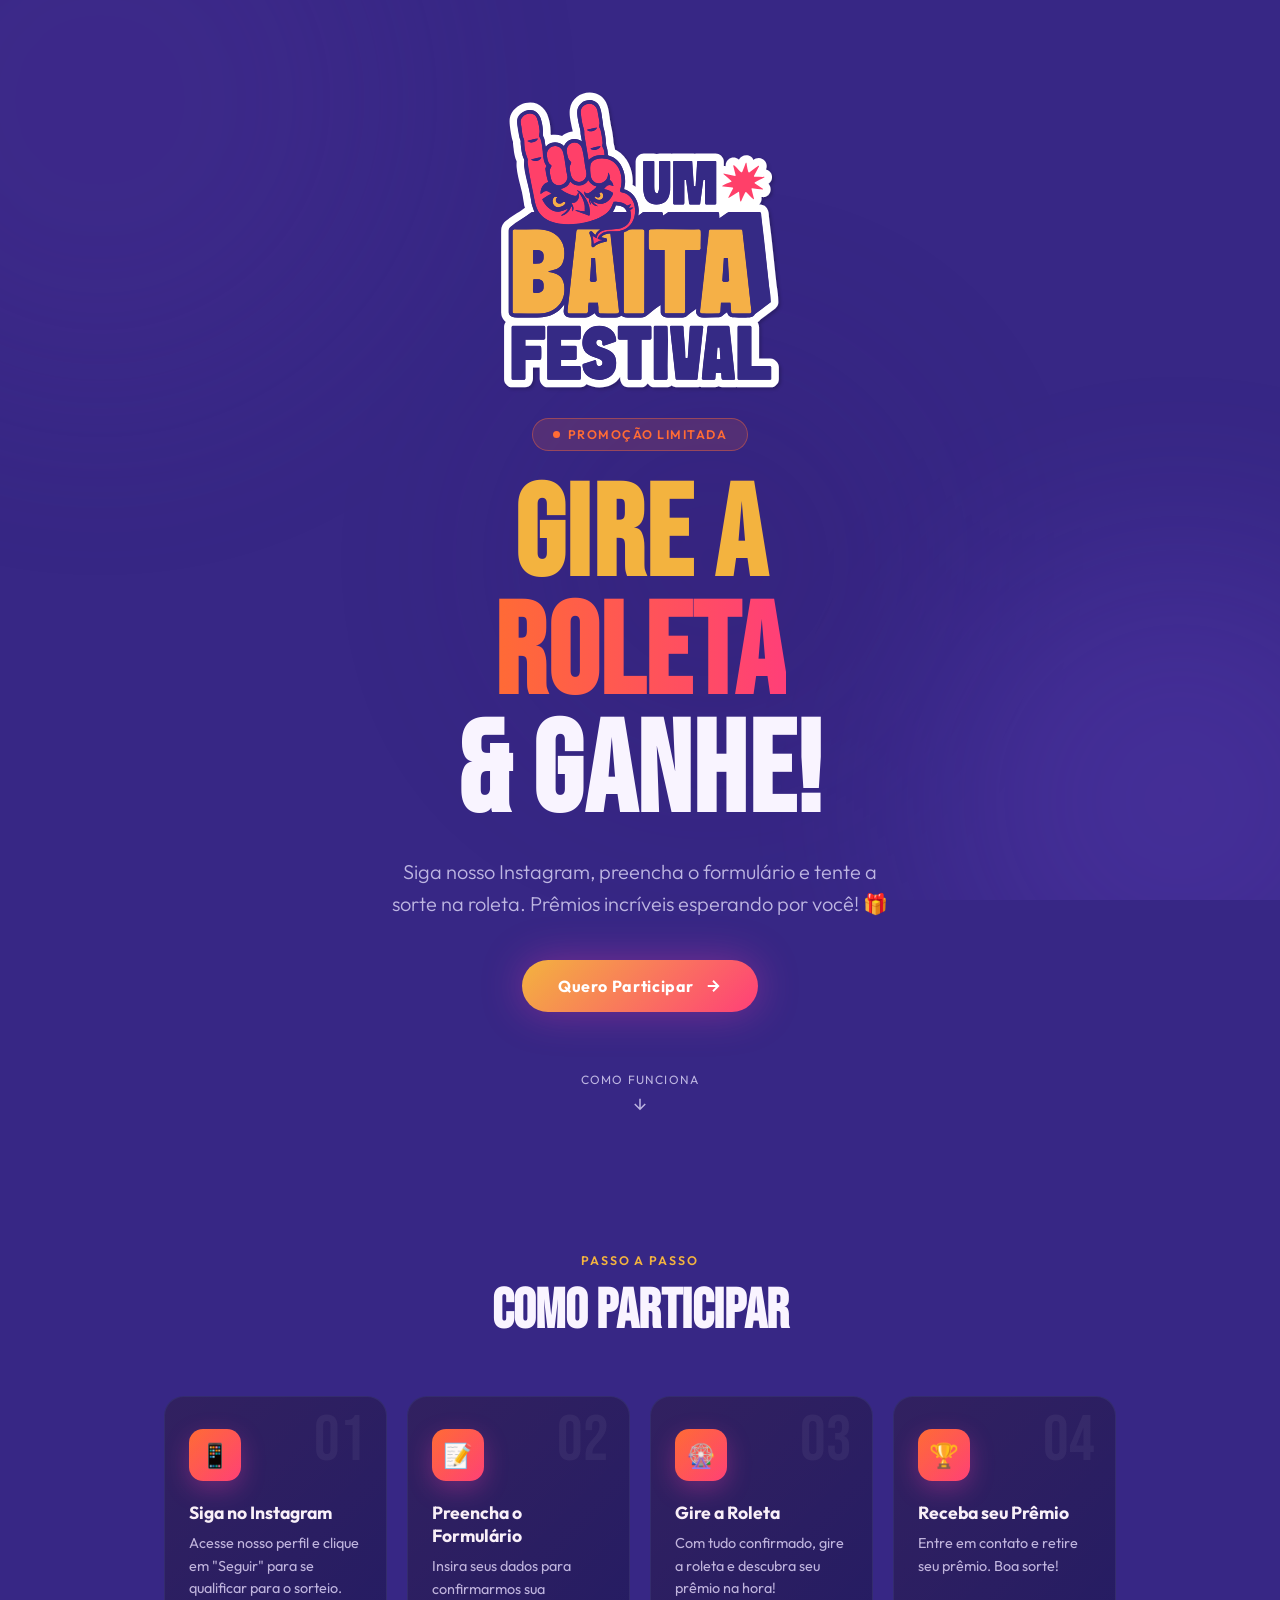
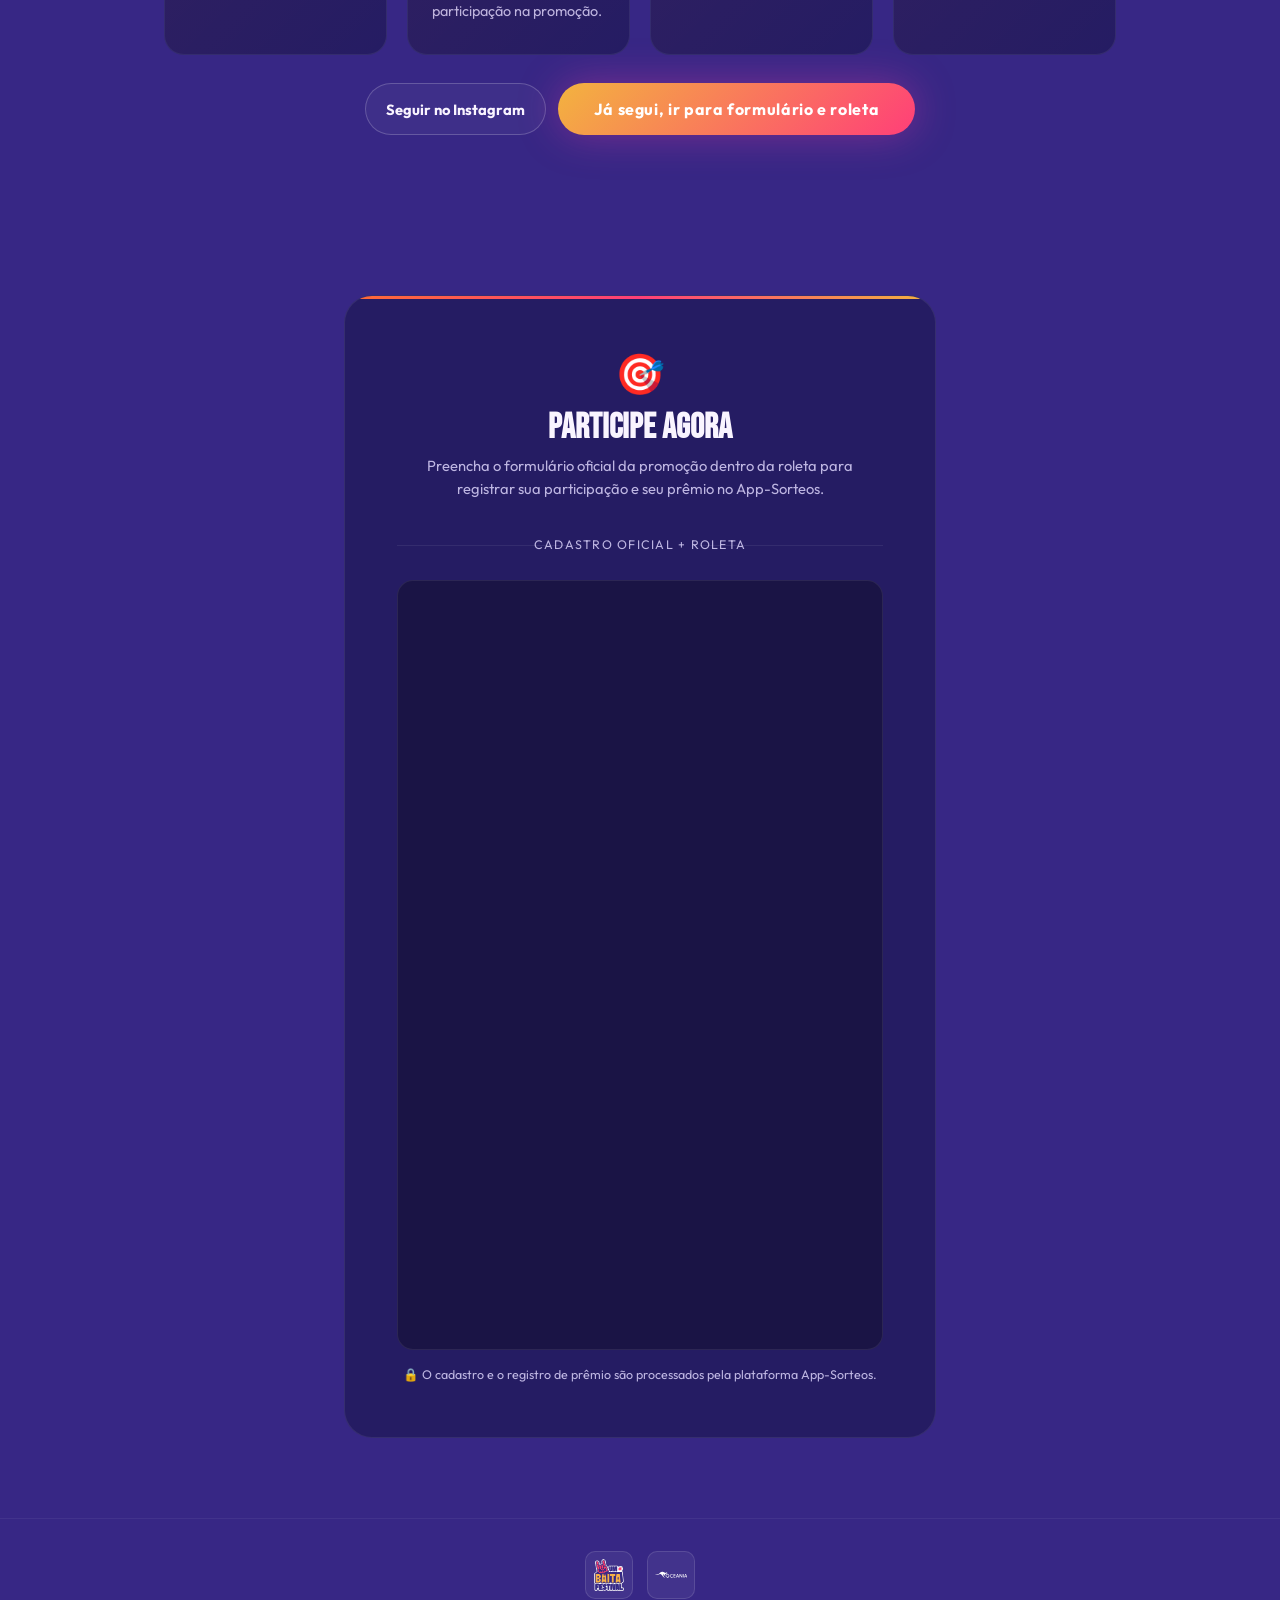
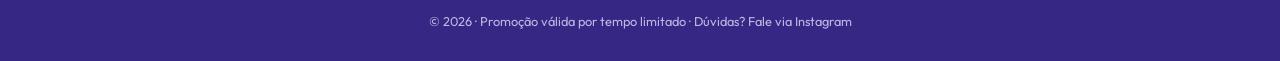
<file: index.html>
<!DOCTYPE html>
<html lang="pt-BR">
<head>
  <meta charset="UTF-8" />
  <meta name="viewport" content="width=device-width, initial-scale=1.0" />
  <title>Gire a Roleta & Ganhe!</title>
  <link href="https://fonts.googleapis.com/css2?family=Bebas+Neue&family=Outfit:wght@300;400;600;700&display=swap" rel="stylesheet" />
    <link rel="stylesheet" href="css/styles.css" />

</head>
<body>

<div class="blobs">
  <div class="blob blob-1"></div>
  <div class="blob blob-2"></div>
  <div class="blob blob-3"></div>
</div>

<div class="wrapper">

  <!-- ── HERO ── -->
  <section class="hero">
    <div class="hero-logo-slot">
      <!-- Troque apenas o caminho abaixo para atualizar a logo principal -->
      <img class="festival-logo" src="assets/logos/um-baita-festival.svg" data-asset-path="assets/logos/um-baita-festival.svg" alt="Um Baita Festival" />
    </div>
    <div class="badge">
      <span class="dot"></span>
      Promoção Limitada
    </div>
    <h1 class="hero-title">
      <span class="line-gold">GIRE A</span><br>
      <span class="line-grad">ROLETA</span><br>
      <span>&amp; GANHE!</span>
    </h1>
    <p class="hero-sub">
      Siga nosso Instagram, preencha o formulário e tente a sorte na roleta. 
      Prêmios incríveis esperando por você! 🎁
    </p>
    <div class="hero-cta">
      <a href="#como-funciona" class="btn-primary">
        Quero Participar
        <svg width="18" height="18" fill="none" stroke="currentColor" stroke-width="2.5" viewBox="0 0 24 24"><path d="M5 12h14M12 5l7 7-7 7"/></svg>
      </a>
    </div>
    <div class="scroll-hint">
      <span>Como funciona</span>
      <svg class="arrow" width="18" height="18" fill="none" stroke="currentColor" stroke-width="2" viewBox="0 0 24 24"><path d="M12 5v14M5 12l7 7 7-7"/></svg>
    </div>
  </section>

  <!-- ── STEPS ── -->
  <section class="steps-section" id="como-funciona">
    <p class="section-label">Passo a passo</p>
    <h2 class="section-title">Como Participar</h2>
    <div class="steps-grid">
      <div class="step-card">
        <span class="step-num">01</span>
        <div class="step-icon">📱</div>
        <h3>Siga no Instagram</h3>
        <p>Acesse nosso perfil e clique em "Seguir" para se qualificar para o sorteio.</p>
      </div>
      <div class="step-card">
        <span class="step-num">02</span>
        <div class="step-icon">📝</div>
        <h3>Preencha o Formulário</h3>
        <p>Insira seus dados para confirmarmos sua participação na promoção.</p>
      </div>
      <div class="step-card">
        <span class="step-num">03</span>
        <div class="step-icon">🎡</div>
        <h3>Gire a Roleta</h3>
        <p>Com tudo confirmado, gire a roleta e descubra seu prêmio na hora!</p>
      </div>
      <div class="step-card">
        <span class="step-num">04</span>
        <div class="step-icon">🏆</div>
        <h3>Receba seu Prêmio</h3>
        <p>Entre em contato e retire seu prêmio. Boa sorte!</p>
      </div>
    </div>
    <div class="steps-actions">
      <a href="https://www.instagram.com/" target="_blank" rel="noopener noreferrer" class="btn-secondary">
        Seguir no Instagram
      </a>
      <a href="#participar" class="btn-primary">
        Já segui, ir para formulário e roleta
      </a>
    </div>
  </section>

  <!-- ── PARTICIPAR SECTION ── -->
  <section class="form-section" id="participar">
    <div class="form-card">
      <div class="form-header">
        <span class="emoji">🎯</span>
        <h2>Participe Agora</h2>
        <p>Preencha o formulário oficial da promoção dentro da roleta para registrar sua participação e seu prêmio no App-Sorteos.</p>
      </div>

      <div class="form-divider">Cadastro oficial + roleta</div>

      <div class="widget-shell" id="widget-shell">
        <div class="widget-frame" data-as-widget="1yzz5ZH5" data-as-app="fortune-wheel"></div>
      </div>

      <p class="privacy-note">🔒 O cadastro e o registro de prêmio são processados pela plataforma App-Sorteos.</p>
    </div>
  </section>


  <footer>
    <div class="footer-logos">
      <!-- Espaço para logos dos parceiros no rodapé -->
      <img class="footer-logo" src="assets/logos/um-baita-festival.svg" data-asset-path="assets/logos/um-baita-festival.svg" alt="Logo Um Baita Festival" />
      <img class="footer-logo" src="assets/logos/oceania.svg" data-asset-path="assets/logos/oceania.svg" alt="Logo Oceania" />
    </div>
    <p>© <span id="year"></span> · Promoção válida por tempo limitado · Dúvidas? Fale via Instagram</p>
  </footer>

</div>
<script src="js/main.js"></script>
<script type="text/javascript" src="https://app-sorteos.com/embed/embed.js" data-promotion="J2J6msj1" async></script>


</body>
</html>
</file>
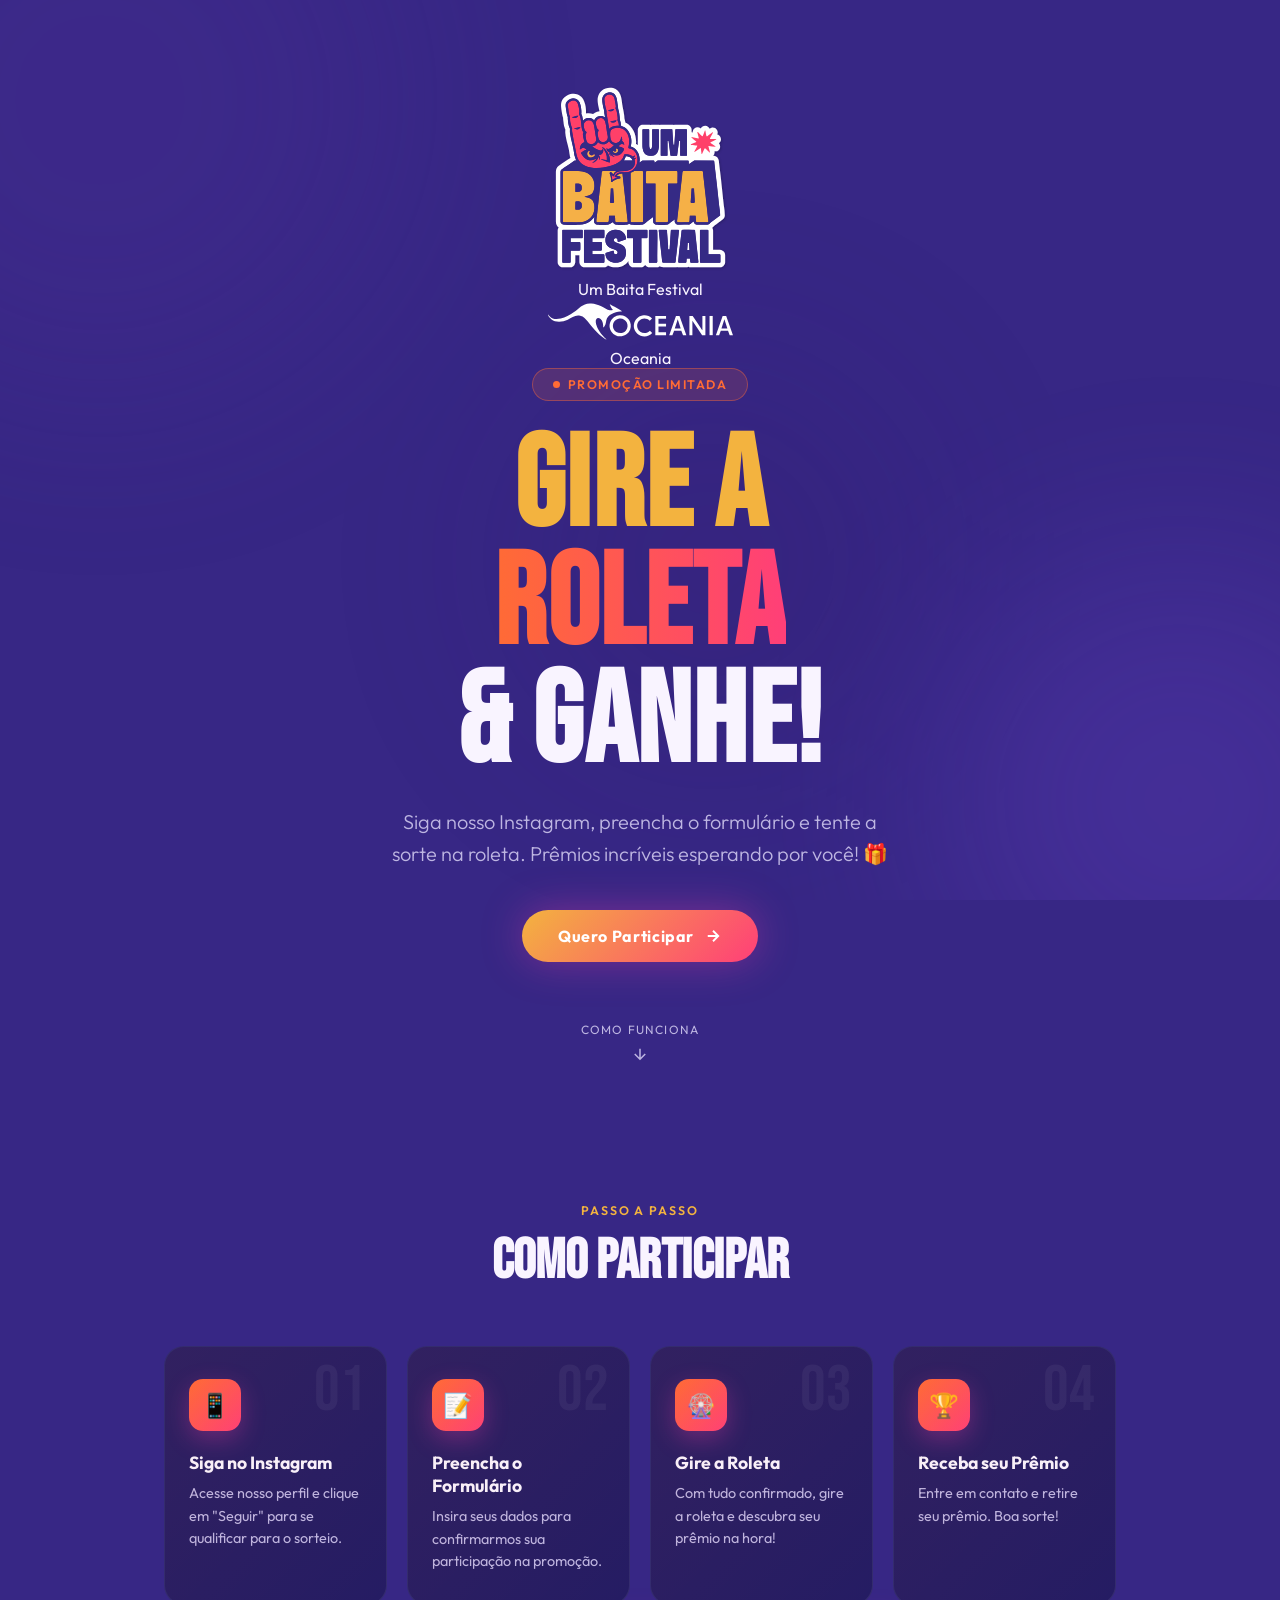
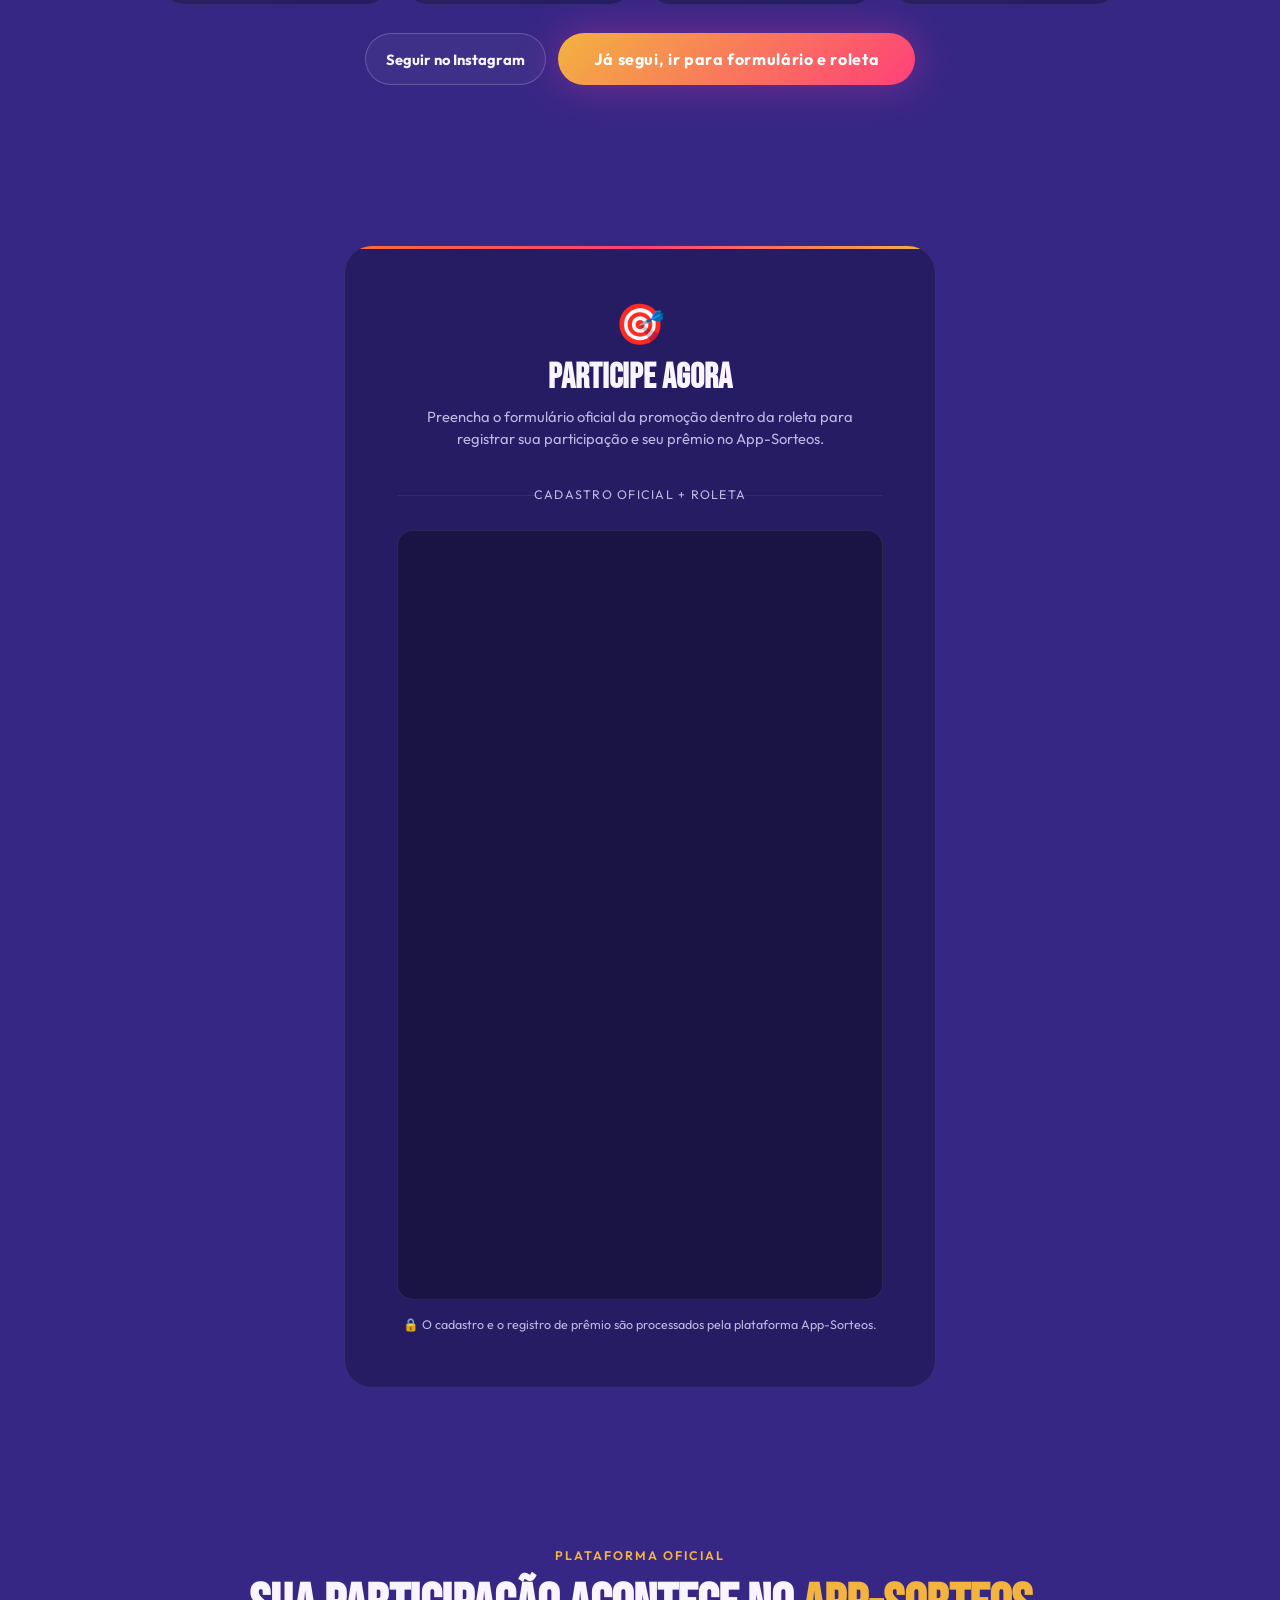
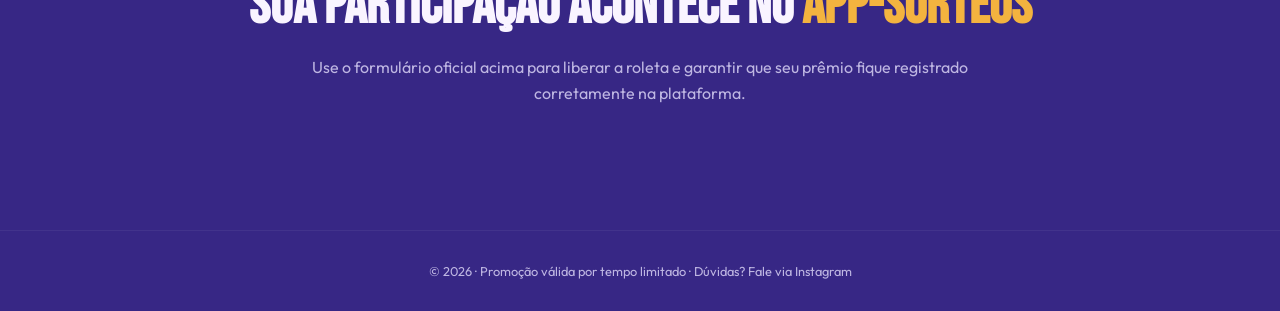
<file: landing-promocional.html>
<!DOCTYPE html>
<html lang="pt-BR">
<head>
  <meta charset="UTF-8" />
  <meta name="viewport" content="width=device-width, initial-scale=1.0" />
  <title>Gire a Roleta & Ganhe!</title>
  <link href="https://fonts.googleapis.com/css2?family=Bebas+Neue&family=Outfit:wght@300;400;600;700&display=swap" rel="stylesheet" />
    <link rel="stylesheet" href="css/styles.css" />

</head>
<body>

<div class="blobs">
  <div class="blob blob-1"></div>
  <div class="blob blob-2"></div>
  <div class="blob blob-3"></div>
</div>

<div class="wrapper">

  <!-- ── HERO ── -->
  <section class="hero">
    <div class="brand-row">
      <span class="brand-chip">
        <img src="assets/logos/um-baita-festival.svg" alt="Um Baita Festival" />
        Um Baita Festival
      </span>
      <span class="brand-chip">
        <img src="assets/logos/oceania.svg" alt="Oceania" />
        Oceania
      </span>
    </div>
    <div class="badge">
      <span class="dot"></span>
      Promoção Limitada
    </div>
    <h1 class="hero-title">
      <span class="line-gold">GIRE A</span><br>
      <span class="line-grad">ROLETA</span><br>
      <span>&amp; GANHE!</span>
    </h1>
    <p class="hero-sub">
      Siga nosso Instagram, preencha o formulário e tente a sorte na roleta. 
      Prêmios incríveis esperando por você! 🎁
    </p>
    <div class="hero-cta">
      <a href="#como-funciona" class="btn-primary">
        Quero Participar
        <svg width="18" height="18" fill="none" stroke="currentColor" stroke-width="2.5" viewBox="0 0 24 24"><path d="M5 12h14M12 5l7 7-7 7"/></svg>
      </a>
    </div>
    <div class="scroll-hint">
      <span>Como funciona</span>
      <svg class="arrow" width="18" height="18" fill="none" stroke="currentColor" stroke-width="2" viewBox="0 0 24 24"><path d="M12 5v14M5 12l7 7 7-7"/></svg>
    </div>
  </section>

  <!-- ── STEPS ── -->
  <section class="steps-section" id="como-funciona">
    <p class="section-label">Passo a passo</p>
    <h2 class="section-title">Como Participar</h2>
    <div class="steps-grid">
      <div class="step-card">
        <span class="step-num">01</span>
        <div class="step-icon">📱</div>
        <h3>Siga no Instagram</h3>
        <p>Acesse nosso perfil e clique em "Seguir" para se qualificar para o sorteio.</p>
      </div>
      <div class="step-card">
        <span class="step-num">02</span>
        <div class="step-icon">📝</div>
        <h3>Preencha o Formulário</h3>
        <p>Insira seus dados para confirmarmos sua participação na promoção.</p>
      </div>
      <div class="step-card">
        <span class="step-num">03</span>
        <div class="step-icon">🎡</div>
        <h3>Gire a Roleta</h3>
        <p>Com tudo confirmado, gire a roleta e descubra seu prêmio na hora!</p>
      </div>
      <div class="step-card">
        <span class="step-num">04</span>
        <div class="step-icon">🏆</div>
        <h3>Receba seu Prêmio</h3>
        <p>Entre em contato e retire seu prêmio. Boa sorte!</p>
      </div>
    </div>
    <div class="steps-actions">
      <a href="https://www.instagram.com/" target="_blank" rel="noopener noreferrer" class="btn-secondary">
        Seguir no Instagram
      </a>
      <a href="#participar" class="btn-primary">
        Já segui, ir para formulário e roleta
      </a>
    </div>
  </section>

  <!-- ── PARTICIPAR SECTION ── -->
  <section class="form-section" id="participar">
    <div class="form-card">
      <div class="form-header">
        <span class="emoji">🎯</span>
        <h2>Participe Agora</h2>
        <p>Preencha o formulário oficial da promoção dentro da roleta para registrar sua participação e seu prêmio no App-Sorteos.</p>
      </div>

      <div class="form-divider">Cadastro oficial + roleta</div>

      <div class="widget-shell" id="widget-shell">
        <div class="widget-frame" data-as-widget="MNyNdp7v" data-as-app="fortune-wheel"></div>
      </div>

      <p class="privacy-note">🔒 O cadastro e o registro de prêmio são processados pela plataforma App-Sorteos.</p>
    </div>
  </section>

  <!-- ── ROLETA SECTION ── -->
  <section class="roleta-section" id="roleta">
    <p class="section-label">Plataforma oficial</p>
    <h2 class="section-title" style="margin-bottom:20px">Sua participação acontece no <span style="color:var(--gold)">App-Sorteos</span></h2>
    <p style="color:var(--muted);max-width:680px;margin:0 auto 24px;line-height:1.6;">
      Use o formulário oficial acima para liberar a roleta e garantir que seu prêmio fique registrado corretamente na plataforma.
    </p>
  </section>

  <footer>
    <p>© <span id="year"></span> · Promoção válida por tempo limitado · Dúvidas? Fale via Instagram</p>
  </footer>

</div>

<script src="js/main.js"></script>
<script src="https://app-sorteos.com/embed/embed.js" data-promotion="MNyNdp7v"></script>


</body>
</html>
</file>
<file: css/styles.css>
:root {
      --gold: #F3B33F;
      --orange: #FF6B35;
      --pink: #FF3F78;
      --violet: #3F2D96;
      --bg: #372785;
      --surface: #1A1445;
      --card: #251C63;
      --text: #F9F4FF;
      --muted: #BEB6E2;
    }

    *, *::before, *::after { box-sizing: border-box; margin: 0; padding: 0; }

    html { scroll-behavior: smooth; }

    body {
      font-family: 'Outfit', sans-serif;
      background: var(--bg);
      color: var(--text);
      overflow-x: hidden;
    }

    /* ── BACKGROUND BLOBS ── */
    .blobs {
      position: fixed; inset: 0; z-index: 0; pointer-events: none; overflow: hidden;
    }
    .blob {
      position: absolute; border-radius: 50%; filter: blur(100px); opacity: 0.18;
      animation: drift 18s ease-in-out infinite alternate;
    }
    .blob-1 { width: 600px; height: 600px; background: #56359d; top: -200px; left: -200px; animation-delay: 0s; }
    .blob-2 { width: 500px; height: 500px; background: #8151e9; bottom: -150px; right: -150px; animation-delay: -6s; }
    .blob-3 { width: 400px; height: 400px; background: #331a69; top: 40%; left: 40%; animation-delay: -12s; }

    @keyframes drift {
      from { transform: translate(0, 0) scale(1); }
      to   { transform: translate(40px, 30px) scale(1.08); }
    }

    /* ── WRAPPER ── */
    .wrapper { position: relative; z-index: 1; }

    /* ── HERO ── */
    .hero {
      min-height: 100vh;
      display: flex; flex-direction: column; align-items: center; justify-content: center;
      text-align: center;
      padding: 80px 24px 60px;
      gap: 0;
    }

    .hero-logo-slot {
      display: flex;
      align-items: center;
      justify-content: center;
      margin-bottom: 18px;
    }
    .festival-logo {
      width: min(320px, 78vw);
      height: auto;
      object-fit: contain;
    }

    .badge {
      display: inline-flex; align-items: center; gap: 8px;
      background: rgba(255,109,53,0.15);
      border: 1px solid rgba(255,109,53,0.4);
      border-radius: 999px;
      padding: 8px 20px;
      font-size: 0.78rem;
      font-weight: 600;
      letter-spacing: 0.12em;
      text-transform: uppercase;
      color: var(--orange);
      margin-bottom: 28px;
      animation: fadeUp 0.6s ease both;
    }
    .badge .dot { width: 7px; height: 7px; background: var(--orange); border-radius: 50%; animation: pulse 1.4s ease infinite; }
    @keyframes pulse { 0%,100%{opacity:1;transform:scale(1)} 50%{opacity:0.5;transform:scale(1.4)} }

    .hero-title {
      font-family: 'Bebas Neue', sans-serif;
      font-size: clamp(3.5rem, 10vw, 8rem);
      line-height: 0.92;
      letter-spacing: 0.01em;
      animation: fadeUp 0.6s 0.1s ease both;
    }
    .hero-title .line-gold { color: var(--gold); }
    .hero-title .line-grad {
      background: linear-gradient(90deg, var(--orange), var(--pink));
      -webkit-background-clip: text; -webkit-text-fill-color: transparent;
    }

    .hero-sub {
      margin-top: 24px;
      font-size: clamp(1rem, 2.5vw, 1.25rem);
      color: var(--muted);
      max-width: 520px;
      line-height: 1.6;
      font-weight: 300;
      animation: fadeUp 0.6s 0.2s ease both;
    }

    .hero-cta {
      margin-top: 40px;
      animation: fadeUp 0.6s 0.3s ease both;
    }
    .btn-primary {
      display: inline-flex; align-items: center; gap: 10px;
      background: linear-gradient(135deg, var(--gold), var(--pink));
      color: #fff;
      font-family: 'Outfit', sans-serif;
      font-weight: 700;
      font-size: 1rem;
      letter-spacing: 0.04em;
      padding: 16px 36px;
      border-radius: 999px;
      border: none;
      cursor: pointer;
      text-decoration: none;
      transition: transform 0.2s, box-shadow 0.2s;
      box-shadow: 0 0 40px rgba(255,60,172,0.35);
    }
    .btn-primary:hover { transform: translateY(-3px) scale(1.03); box-shadow: 0 0 60px rgba(255,60,172,0.5); }
    .btn-primary svg { transition: transform 0.2s; }
    .btn-primary:hover svg { transform: translateX(4px); }

    .scroll-hint {
      margin-top: 60px;
      display: flex; flex-direction: column; align-items: center; gap: 8px;
      color: var(--muted); font-size: 0.75rem; letter-spacing: 0.1em; text-transform: uppercase;
      animation: fadeUp 0.6s 0.5s ease both;
    }
    .scroll-hint .arrow { animation: bounce 1.6s ease infinite; }
    @keyframes bounce { 0%,100%{transform:translateY(0)} 50%{transform:translateY(6px)} }

    @keyframes fadeUp { from { opacity:0; transform:translateY(24px); } to { opacity:1; transform:translateY(0); } }

    /* ── STEPS ── */
    .steps-section {
      padding: 80px 24px;
      max-width: 1000px;
      margin: 0 auto;
    }
    .section-label {
      text-align: center;
      font-size: 0.78rem;
      font-weight: 600;
      letter-spacing: 0.16em;
      text-transform: uppercase;
      color: var(--gold);
      margin-bottom: 16px;
    }
    .section-title {
      font-family: 'Bebas Neue', sans-serif;
      font-size: clamp(2.2rem, 5vw, 3.5rem);
      text-align: center;
      line-height: 1;
      margin-bottom: 56px;
    }

    .steps-grid {
      display: grid;
      grid-template-columns: repeat(auto-fit, minmax(220px, 1fr));
      gap: 20px;
    }
    .step-card {
      background: var(--card);
      border: 1px solid rgba(255,255,255,0.07);
      border-radius: 20px;
      padding: 32px 24px;
      position: relative;
      overflow: hidden;
      transition: transform 0.25s, border-color 0.25s;
    }
    .step-card:hover { transform: translateY(-6px); border-color: rgba(255,109,53,0.4); }
    .step-card::before {
      content: '';
      position: absolute; inset: 0;
      background: linear-gradient(135deg, rgba(255,109,53,0.06), transparent);
      pointer-events: none;
    }
    .step-num {
      font-family: 'Bebas Neue', sans-serif;
      font-size: 4rem;
      line-height: 1;
      color: rgba(255,255,255,0.05);
      position: absolute; top: 12px; right: 20px;
    }
    .step-icon {
      width: 52px; height: 52px;
      background: linear-gradient(135deg, var(--orange), var(--pink));
      border-radius: 14px;
      display: flex; align-items: center; justify-content: center;
      font-size: 1.5rem;
      margin-bottom: 20px;
      box-shadow: 0 8px 24px rgba(255,60,172,0.3);
    }
    .step-card h3 { font-size: 1.1rem; font-weight: 700; margin-bottom: 8px; }
    .step-card p { font-size: 0.9rem; color: var(--muted); line-height: 1.55; }

    /* ── FORM SECTION ── */
    .form-section {
      padding: 80px 24px;
      max-width: 640px;
      margin: 0 auto;
      scroll-margin-top: 40px;
    }
    .form-card {
      background: var(--card);
      border: 1px solid rgba(255,255,255,0.08);
      border-radius: 28px;
      padding: clamp(28px, 6vw, 52px);
      position: relative;
      overflow: hidden;
    }
    .form-card::before {
      content: '';
      position: absolute; top: 0; left: 0; right: 0; height: 3px;
      background: linear-gradient(90deg, var(--orange), var(--pink), var(--gold));
    }

    .form-header { text-align: center; margin-bottom: 36px; }
    .form-header .emoji { font-size: 2.5rem; margin-bottom: 12px; display: block; }
    .form-header h2 {
      font-family: 'Bebas Neue', sans-serif;
      font-size: 2.2rem;
      line-height: 1;
      margin-bottom: 10px;
    }
    .form-header p { color: var(--muted); font-size: 0.92rem; line-height: 1.55; }

    /* Instagram step */
    .ig-step {
      background: rgba(255,109,53,0.1);
      border: 1px solid rgba(255,109,53,0.3);
      border-radius: 14px;
      padding: 18px 20px;
      display: flex; align-items: center; gap: 16px;
      margin-bottom: 28px;
      transition: border-color 0.2s;
    }
    .ig-step:hover { border-color: rgba(255,109,53,0.6); }
    .ig-logo {
      width: 44px; height: 44px; flex-shrink: 0;
      background: linear-gradient(135deg, #f09433, #e6683c, #dc2743, #cc2366, #bc1888);
      border-radius: 12px;
      display: flex; align-items: center; justify-content: center;
    }
    .ig-logo svg { color: #fff; }
    .ig-step-text { flex: 1; }
    .ig-step-text strong { display: block; font-size: 0.9rem; margin-bottom: 2px; }
    .ig-step-text span { font-size: 0.82rem; color: var(--muted); }
    .ig-btn {
      display: inline-flex; align-items: center; gap: 6px;
      background: linear-gradient(135deg, #f09433, #dc2743, #bc1888);
      color: #fff;
      font-weight: 700;
      font-size: 0.82rem;
      padding: 10px 18px;
      border-radius: 999px;
      text-decoration: none;
      white-space: nowrap;
      transition: transform 0.2s, opacity 0.2s;
    }
    .ig-btn:hover { transform: scale(1.05); opacity: 0.9; }

    /* Confirm checkbox */
    .confirm-row {
      display: flex; align-items: flex-start; gap: 12px;
      margin-bottom: 28px;
    }
    .custom-checkbox {
      width: 22px; height: 22px; flex-shrink: 0; margin-top: 2px;
      accent-color: var(--orange);
      cursor: pointer;
    }
    .confirm-row label { font-size: 0.88rem; color: var(--muted); line-height: 1.5; cursor: pointer; }
    .confirm-row label a { color: var(--orange); }

    /* Form fields */
    .form-group { margin-bottom: 18px; }
    .form-group label {
      display: block;
      font-size: 0.82rem;
      font-weight: 600;
      letter-spacing: 0.06em;
      text-transform: uppercase;
      color: var(--muted);
      margin-bottom: 8px;
    }
    .form-group input {
      width: 100%;
      background: var(--surface);
      border: 1.5px solid rgba(255,255,255,0.08);
      border-radius: 12px;
      padding: 14px 18px;
      color: var(--text);
      font-family: 'Outfit', sans-serif;
      font-size: 1rem;
      outline: none;
      transition: border-color 0.2s, box-shadow 0.2s;
    }
    .form-group input:focus {
      border-color: var(--orange);
      box-shadow: 0 0 0 3px rgba(255,109,53,0.15);
    }
    .form-group input::placeholder { color: var(--muted); }

    .form-divider {
      text-align: center;
      font-size: 0.78rem;
      color: var(--muted);
      letter-spacing: 0.1em;
      text-transform: uppercase;
      margin: 28px 0;
      position: relative;
    }
    .form-divider::before, .form-divider::after {
      content: '';
      position: absolute; top: 50%;
      width: calc(50% - 60px);
      height: 1px;
      background: rgba(255,255,255,0.07);
    }
    .form-divider::before { left: 0; }
    .form-divider::after { right: 0; }

    .btn-submit {
      width: 100%;
      background: linear-gradient(135deg, var(--orange), var(--pink));
      color: #fff;
      font-family: 'Outfit', sans-serif;
      font-weight: 700;
      font-size: 1.05rem;
      letter-spacing: 0.04em;
      padding: 18px;
      border-radius: 14px;
      border: none;
      cursor: pointer;
      transition: transform 0.2s, box-shadow 0.2s, opacity 0.2s;
      box-shadow: 0 8px 32px rgba(255,60,172,0.3);
      margin-top: 8px;
    }
    .btn-submit:hover { transform: translateY(-2px); box-shadow: 0 12px 40px rgba(255,60,172,0.45); }
    .btn-submit:disabled { opacity: 0.5; cursor: not-allowed; transform: none; }

    .privacy-note {
      text-align: center;
      font-size: 0.78rem;
      color: var(--muted);
      margin-top: 16px;
      line-height: 1.5;
    }

    /* ── SUCCESS STATE ── */
    .success-state {
      display: none;
      text-align: center;
      padding: 20px 0;
    }
    .success-state .trophy { font-size: 4rem; display: block; margin-bottom: 16px; animation: pop 0.5s ease; }
    .success-state h3 {
      font-family: 'Bebas Neue', sans-serif;
      font-size: 2rem;
      margin-bottom: 12px;
      background: linear-gradient(90deg, var(--gold), var(--orange));
      -webkit-background-clip: text; -webkit-text-fill-color: transparent;
    }
    .success-state p { color: var(--muted); line-height: 1.6; margin-bottom: 28px; }
    @keyframes pop { from{transform:scale(0) rotate(-20deg)} 60%{transform:scale(1.2) rotate(5deg)} to{transform:scale(1) rotate(0)} }

    /* ── ROLETA SECTION ── */
    .roleta-section {
      padding: 80px 24px 100px;
      max-width: 860px;
      margin: 0 auto;
      text-align: center;
    }
    .roleta-wrapper {
      background: var(--card);
      border: 1px solid rgba(255,255,255,0.08);
      border-radius: 28px;
      padding: clamp(32px, 6vw, 56px);
      position: relative;
      overflow: hidden;
    }
    .roleta-wrapper::before {
      content: '';
      position: absolute; top: 0; left: 0; right: 0; height: 3px;
      background: linear-gradient(90deg, var(--gold), var(--orange), var(--pink));
    }
    .roleta-locked {
      position: absolute; inset: 0;
      background: rgba(10,10,15,0.92);
      backdrop-filter: blur(6px);
      border-radius: 28px;
      display: flex; flex-direction: column; align-items: center; justify-content: center;
      z-index: 10;
      gap: 16px;
      transition: opacity 0.4s;
    }
    .roleta-locked .lock-icon { font-size: 3rem; }
    .roleta-locked p { color: var(--muted); font-size: 0.95rem; max-width: 280px; line-height: 1.6; text-align: center; }
    .roleta-locked strong { color: var(--text); }

    .embed-container { min-height: 420px; }
    .embed-container iframe, .embed-container > * { max-width: 100%; }


    .widget-shell {
      background: var(--surface);
      border: 1px solid rgba(255,255,255,0.08);
      border-radius: 16px;
      padding: 8px;
      min-height: 770px;
      overflow: hidden;
    }
    .widget-frame {
      width: 100%;
      height: 750px;
    }

    .steps-actions {
      margin-top: 28px;
      display: flex;
      flex-wrap: wrap;
      justify-content: center;
      gap: 12px;
    }
    .btn-secondary {
      display: inline-flex;
      align-items: center;
      justify-content: center;
      gap: 8px;
      border: 1px solid rgba(255,255,255,0.2);
      border-radius: 999px;
      text-decoration: none;
      color: var(--text);
      padding: 14px 20px;
      font-weight: 700;
      font-size: 0.92rem;
      background: rgba(255,255,255,0.04);
      transition: transform 0.2s, border-color 0.2s;
    }
    .btn-secondary:hover {
      transform: translateY(-2px);
      border-color: rgba(255,255,255,0.4);
    }

    /* ── FOOTER ── */
    footer {
      padding: 32px 24px;
      text-align: center;
      border-top: 1px solid rgba(255,255,255,0.06);
      color: var(--muted);
      font-size: 0.8rem;
    }
    .footer-logos {
      display: flex;
      justify-content: center;
      align-items: center;
      gap: 14px;
      margin-bottom: 14px;
      flex-wrap: wrap;
    }
    .footer-logo {
      width: 48px;
      height: 48px;
      object-fit: contain;
      border-radius: 10px;
      background: rgba(255,255,255,0.06);
      border: 1px solid rgba(255,255,255,0.12);
      padding: 6px;
    }

    /* ── RESPONSIVE ── */
    @media (max-width: 600px) {
      .ig-step { flex-wrap: wrap; }
      .ig-btn { width: 100%; justify-content: center; margin-top: 8px; }
      .steps-grid { grid-template-columns: 1fr; }
      .widget-shell { min-height: 900px; padding: 6px; }
      .widget-frame { height: 880px; }
      .hero-logo-slot { margin-bottom: 14px; }
      .footer-logo { width: 44px; height: 44px; }
    }
</file>
